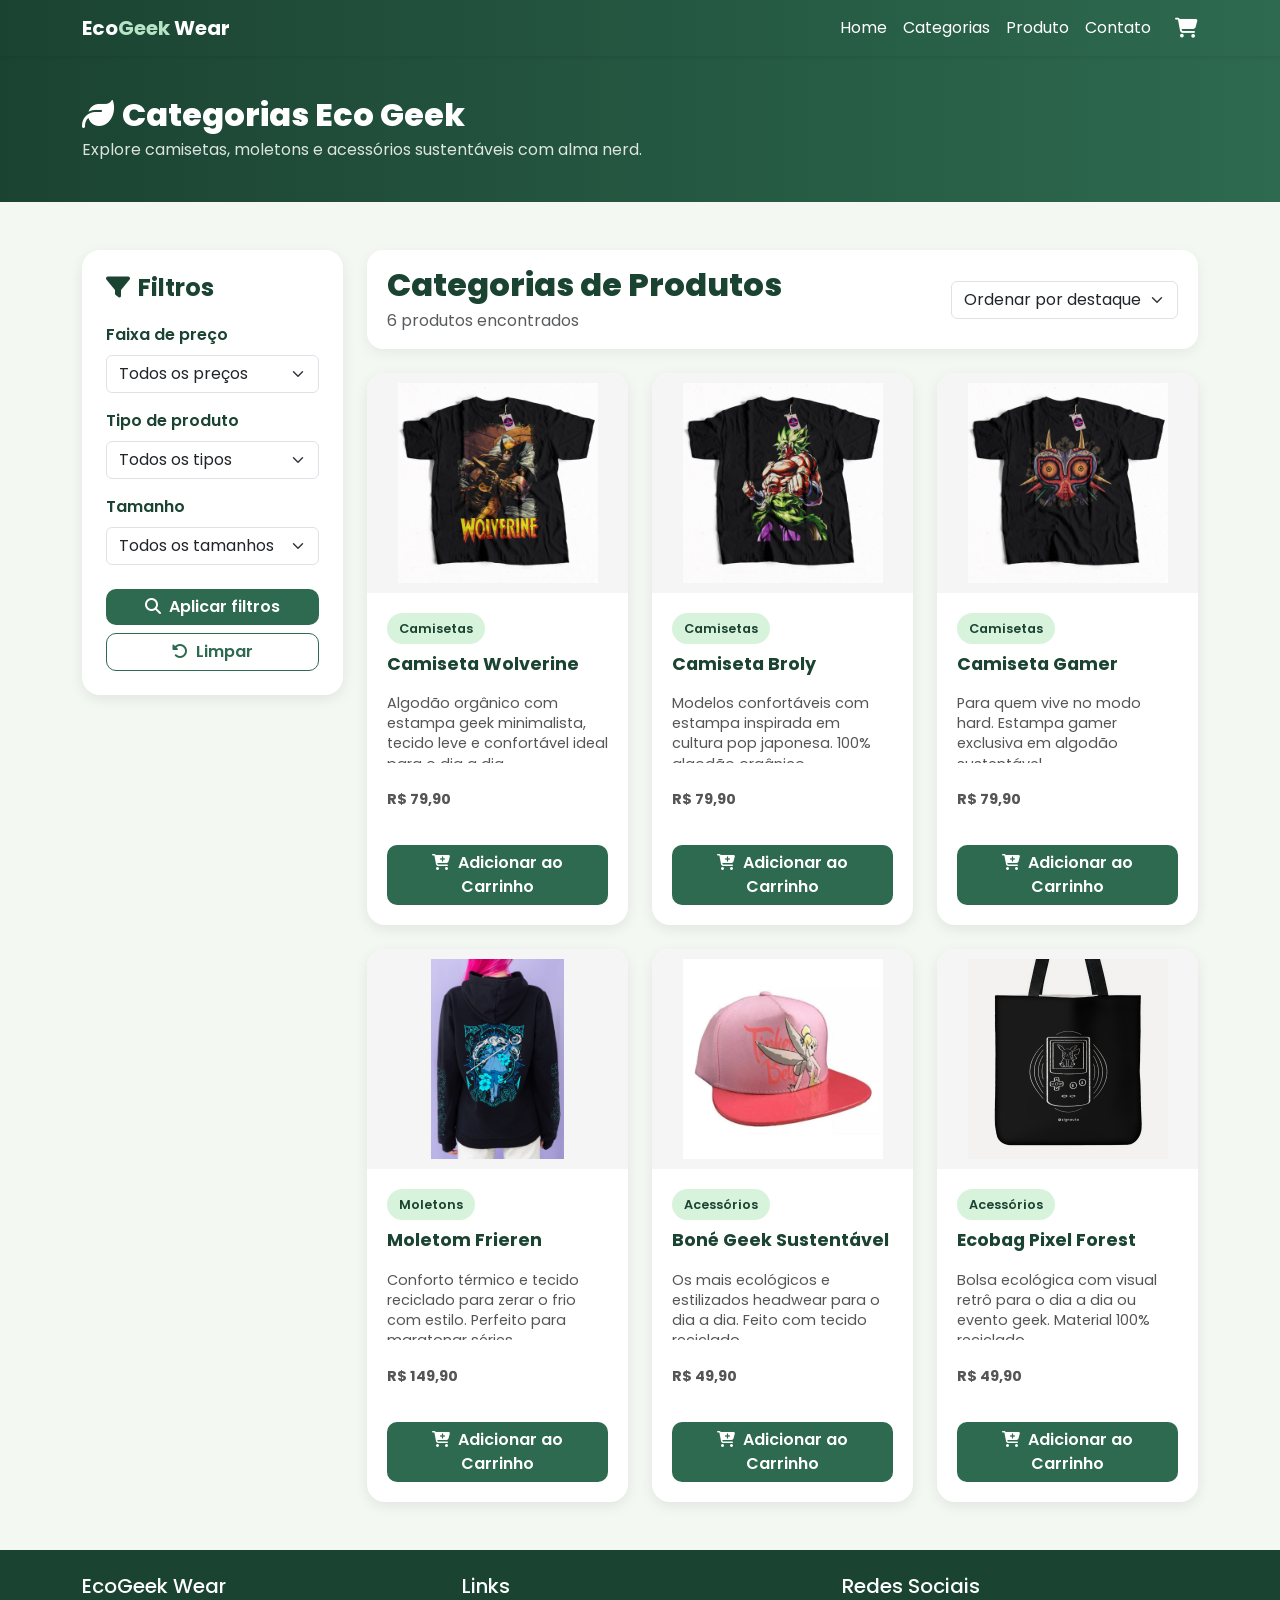
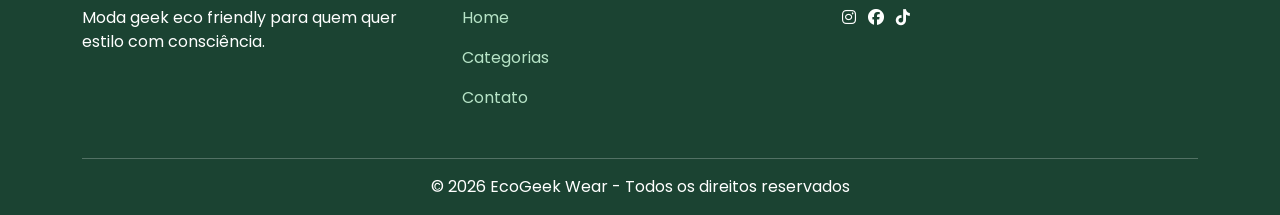
<file: pages/categorias.html>
<!DOCTYPE html>
<html lang="pt-BR">
<head>
  <meta charset="UTF-8">
  <meta name="viewport" content="width=device-width, initial-scale=1.0">
  <title>EcoGeek Wear | Categorias</title>
  <link href="https://cdn.jsdelivr.net/npm/bootstrap@5.3.3/dist/css/bootstrap.min.css" rel="stylesheet">
  <link rel="preconnect" href="https://fonts.googleapis.com">
  <link rel="preconnect" href="https://fonts.gstatic.com" crossorigin>
  <link href="https://fonts.googleapis.com/css2?family=Poppins:wght@300;400;600;700;800&display=swap" rel="stylesheet">
  <link rel="stylesheet" href="https://cdnjs.cloudflare.com/ajax/libs/font-awesome/6.5.1/css/all.min.css">
  <link rel="stylesheet" href="../css/global.css">
  <link rel="stylesheet" href="../css/categoria.css">
  <link rel="stylesheet" href="../css/carrinho.css">
</head>
<body>
  <nav class="navbar navbar-expand-lg shadow-sm">
    <div class="container">
      <a class="navbar-brand fw-bold" href="../index.html">Eco<span>Geek</span> Wear</a>
      <button class="navbar-toggler bg-light" type="button" data-bs-toggle="collapse" data-bs-target="#menuNavbar">
        <span class="navbar-toggler-icon"></span>
      </button>
      <div class="collapse navbar-collapse" id="menuNavbar">
        <ul class="navbar-nav ms-auto me-3">
          <li class="nav-item"><a class="nav-link" href="../index.html">Home</a></li>
          <li class="nav-item"><a class="nav-link active" href="categorias.html">Categorias</a></li>
          <li class="nav-item"><a class="nav-link" href="produto.html">Produto</a></li>
          <li class="nav-item"><a class="nav-link" href="contato.html">Contato</a></li>
        </ul>
        <a href="#" class="cart-icon fs-5 text-decoration-none">
          <i class="fa-solid fa-cart-shopping"></i>
        </a>
      </div>
    </div>
  </nav>

  <section class="page-banner">
    <div class="container">
      <h1><i class="fa-solid fa-leaf me-2"></i>Categorias Eco Geek</h1>
      <p class="mb-0">Explore camisetas, moletons e acessórios sustentáveis com alma nerd.</p>
    </div>
  </section>

  <section class="container py-5">
    <div class="row g-4">
      <aside class="col-lg-3">
        <div class="filters-box">
          <h4><i class="fa-solid fa-filter me-2"></i>Filtros</h4>
          <div class="mb-3">
            <label for="preco" class="form-label">Faixa de preço</label>
            <select id="preco" class="form-select">
              <option selected>Todos os preços</option>
              <option>Até R$ 50</option>
              <option>R$ 51 a R$ 100</option>
              <option>R$ 101 a R$ 150</option>
              <option>Acima de R$ 150</option>
            </select>
          </div>
          <div class="mb-3">
            <label for="tipo" class="form-label">Tipo de produto</label>
            <select id="tipo" class="form-select">
              <option selected>Todos os tipos</option>
              <option>Moletons</option>
              <option>Camisetas</option>
              <option>Acessórios</option>
            </select>
          </div>
          <div class="mb-4">
            <label for="marca" class="form-label">Tamanho</label>
            <select id="marca" class="form-select">
              <option selected>Todos os tamanhos</option>
              <option>GG</option><option>G</option><option>M</option><option>P</option>
            </select>
          </div>
          <div class="d-grid gap-2">
            <button class="btn btn-eco" id="btn-aplicar-filtros">
              <i class="fa-solid fa-magnifying-glass me-2"></i>Aplicar filtros
            </button>
            <button class="btn btn-outline-eco" id="btn-limpar-filtros">
              <i class="fa-solid fa-rotate-left me-2"></i>Limpar
            </button>
          </div>
        </div>
      </aside>

      <div class="col-lg-9">
        <div class="result-top d-flex flex-column flex-md-row justify-content-between align-items-md-center gap-2">
          <div>
            <h2 class="section-title mb-1">Categorias de Produtos</h2>
            <p class="mb-0 text-muted" id="resultado-contador">Carregando produtos...</p>
          </div>
          <div>
            <select class="form-select" id="ordenar">
              <option selected>Ordenar por destaque</option>
              <option>Menor preço</option>
              <option>Maior preço</option>
            </select>
          </div>
        </div>
        <!-- Grid renderizado dinamicamente pelo produtos.js -->
        <div class="products-grid" id="grid-produtos"></div>
      </div>
    </div>
  </section>

  <footer class="pt-4 pb-3">
    <div class="container">
      <div class="row text-center text-md-start">
        <div class="col-md-4 mb-3">
          <h5>EcoGeek Wear</h5>
          <p>Moda geek eco friendly para quem quer estilo com consciência.</p>
        </div>
        <div class="col-md-4 mb-3">
          <h5>Links</h5>
          <p><a href="../index.html">Home</a></p>
          <p><a href="categorias.html">Categorias</a></p>
          <p><a href="contato.html">Contato</a></p>
        </div>
        <div class="col-md-4 mb-3">
          <h5>Redes Sociais</h5>
          <p>
            <i class="fa-brands fa-instagram me-2"></i>
            <i class="fa-brands fa-facebook me-2"></i>
            <i class="fa-brands fa-tiktok"></i>
          </p>
        </div>
      </div>
      <hr class="border-light">
      <p class="text-center mb-0">© 2026 EcoGeek Wear - Todos os direitos reservados</p>
    </div>
  </footer>

  <script src="https://cdn.jsdelivr.net/npm/bootstrap@5.3.3/dist/js/bootstrap.bundle.min.js"></script>
  <script src="../js/carrinho.js"></script>
  <script src="../js/produtos.js"></script>
  <script src="../js/filtros.js"></script>
  <script>
    document.addEventListener('DOMContentLoaded', async () => {
      await carregarProdutos('grid-produtos', '../data/produtos.json');
      aplicarFiltros();

      document.getElementById('ordenar').addEventListener('change', function () {
        const cards = [...document.querySelectorAll('#grid-produtos .product-card')];
        const grid = document.getElementById('grid-produtos');
        cards.sort((a, b) => {
          const pa = parseFloat(a.dataset.preco);
          const pb = parseFloat(b.dataset.preco);
          if (this.value === 'Menor preço') return pa - pb;
          if (this.value === 'Maior preço') return pb - pa;
          return 0;
        });
        cards.forEach(c => grid.appendChild(c));
      });
    });
  </script>
</body>
</html>
</file>
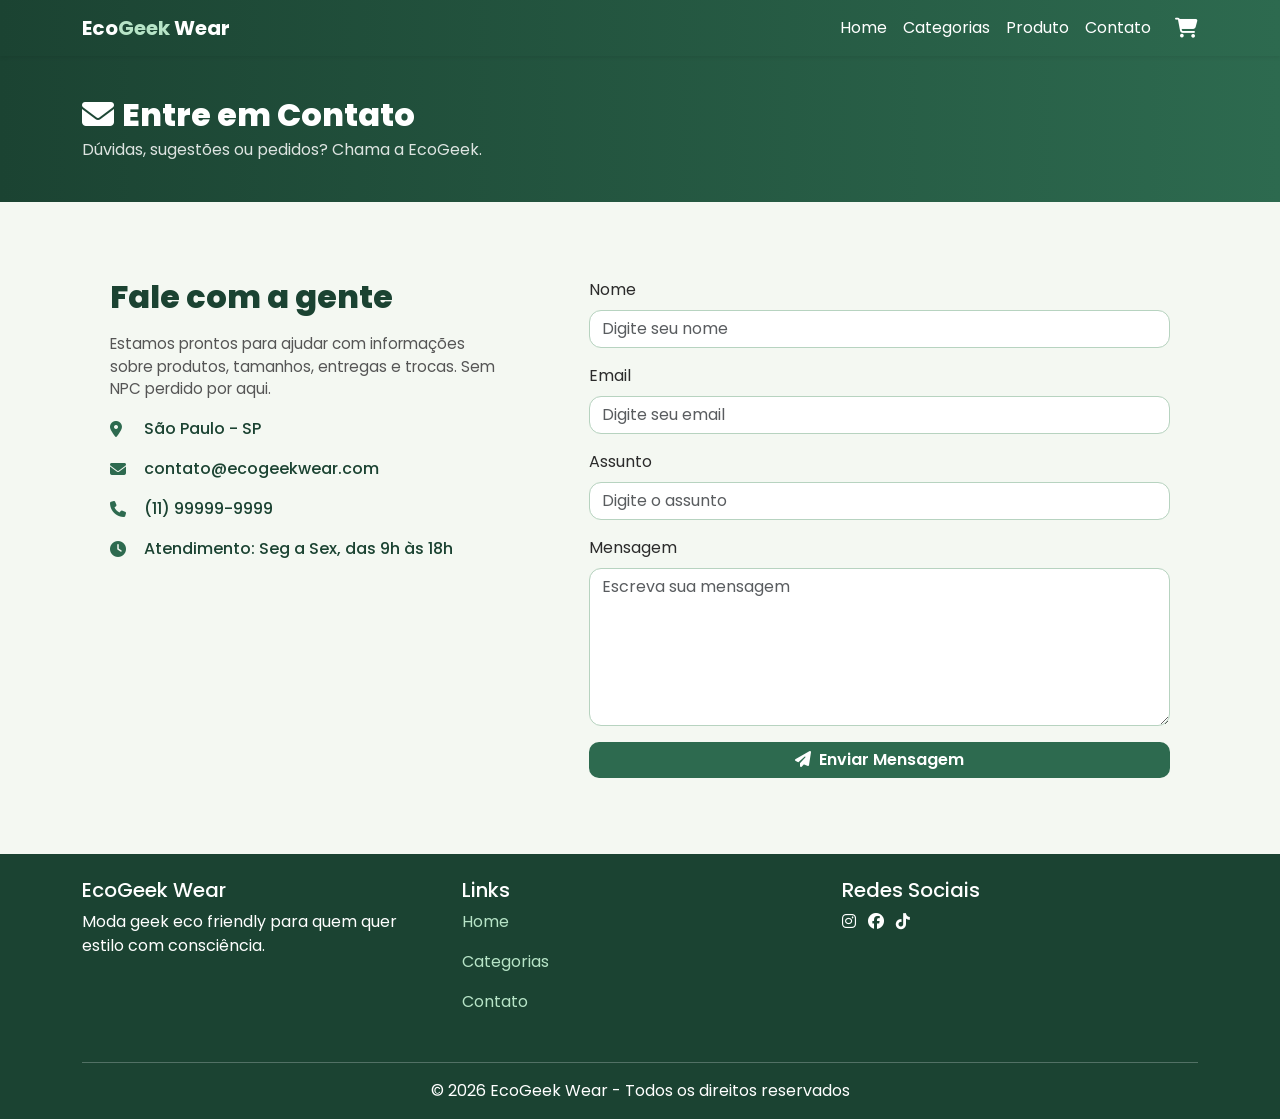
<file: pages/contato.html>
<!DOCTYPE html>
<html lang="pt-BR">
<head>
  <meta charset="UTF-8">
  <meta name="viewport" content="width=device-width, initial-scale=1.0">
  <title>EcoGeek Wear | Contato</title>

  <link href="https://cdn.jsdelivr.net/npm/bootstrap@5.3.3/dist/css/bootstrap.min.css" rel="stylesheet">
  <link rel="preconnect" href="https://fonts.googleapis.com">
  <link rel="preconnect" href="https://fonts.gstatic.com" crossorigin>
  <link href="https://fonts.googleapis.com/css2?family=Poppins:wght@300;400;600;700;800&display=swap" rel="stylesheet">
  <link rel="stylesheet" href="https://cdnjs.cloudflare.com/ajax/libs/font-awesome/6.5.1/css/all.min.css">
  <link rel="stylesheet" href="../css/carrinho.css">
  <link rel="stylesheet" href="../css/global.css">
  <link rel="stylesheet" href="../css/contato.css">
</head>
<body>

  
  <nav class="navbar navbar-expand-lg shadow-sm">
    <div class="container">
      <a class="navbar-brand fw-bold" href="../index.html">
        Eco<span>Geek</span> Wear
      </a>

      <button class="navbar-toggler bg-light" type="button" data-bs-toggle="collapse" data-bs-target="#menuNavbar">
        <span class="navbar-toggler-icon"></span>
      </button>

      <div class="collapse navbar-collapse" id="menuNavbar">
        <ul class="navbar-nav ms-auto me-3">
          <li class="nav-item"><a class="nav-link" href="../index.html">Home</a></li>
          <li class="nav-item"><a class="nav-link" href="categorias.html">Categorias</a></li>
          <li class="nav-item"><a class="nav-link" href="produto.html">Produto</a></li>
          <li class="nav-item"><a class="nav-link active" href="contato.html">Contato</a></li>
        </ul>
        <a href="#" class="cart-icon fs-5 text-decoration-none">
          <i class="fa-solid fa-cart-shopping"></i>
        </a>
      </div>
    </div>
  </nav>

  
  <section class="page-banner">
    <div class="container">
      <h1><i class="fa-solid fa-envelope me-2"></i>Entre em Contato</h1>
      <p class="mb-0">Dúvidas, sugestões ou pedidos? Chama a EcoGeek.</p>
    </div>
  </section>

  
  <section class="container py-5">
    <div class="contact-grid">
      
      <div class="contact-info-box">
        <h2 class="section-title mb-3">Fale com a gente</h2>
        <p class="product-text">
          Estamos prontos para ajudar com informações sobre produtos, tamanhos, entregas e trocas.
          Sem NPC perdido por aqui.
        </p>

        <div class="contact-item">
          <i class="fa-solid fa-location-dot"></i>
          <span>São Paulo - SP</span>
        </div>

        <div class="contact-item">
          <i class="fa-solid fa-envelope"></i>
          <span>contato@ecogeekwear.com</span>
        </div>

        <div class="contact-item">
          <i class="fa-solid fa-phone"></i>
          <span>(11) 99999-9999</span>
        </div>

        <div class="contact-item">
          <i class="fa-solid fa-clock"></i>
          <span>Atendimento: Seg a Sex, das 9h às 18h</span>
        </div>
      </div>

      <div class="contact-form-box">
        <form>
          <div class="mb-3">
            <label for="nome" class="form-label">Nome</label>
            <input type="text" class="form-control" id="nome" placeholder="Digite seu nome">
          </div>

          <div class="mb-3">
            <label for="email" class="form-label">Email</label>
            <input type="email" class="form-control" id="email" placeholder="Digite seu email">
          </div>

          <div class="mb-3">
            <label for="assunto" class="form-label">Assunto</label>
            <input type="text" class="form-control" id="assunto" placeholder="Digite o assunto">
          </div>

          <div class="mb-3">
            <label for="mensagem" class="form-label">Mensagem</label>
            <textarea class="form-control" id="mensagem" rows="6" placeholder="Escreva sua mensagem"></textarea>
          </div>

          <button type="submit" class="btn btn-eco w-100">
            <i class="fa-solid fa-paper-plane me-2"></i>Enviar Mensagem
          </button>
        </form>
      </div>

    </div>
  </section>

  
  <footer class="pt-4 pb-3">
    <div class="container">
      <div class="row text-center text-md-start">
        <div class="col-md-4 mb-3">
          <h5>EcoGeek Wear</h5>
          <p>Moda geek eco friendly para quem quer estilo com consciência.</p>
        </div>

        <div class="col-md-4 mb-3">
          <h5>Links</h5>
          <p><a href="index.html">Home</a></p>
          <p><a href="categorias.html">Categorias</a></p>
          <p><a href="contato.html">Contato</a></p>
        </div>

        <div class="col-md-4 mb-3">
          <h5>Redes Sociais</h5>
          <p>
            <i class="fa-brands fa-instagram me-2"></i>
            <i class="fa-brands fa-facebook me-2"></i>
            <i class="fa-brands fa-tiktok"></i>
          </p>
        </div>
      </div>

      <hr class="border-light">
      <p class="text-center mb-0">© 2026 EcoGeek Wear - Todos os direitos reservados</p>
    </div>
  </footer>

  <script src="https://cdn.jsdelivr.net/npm/bootstrap@5.3.3/dist/js/bootstrap.bundle.min.js"></script>
  <script src="../js/carrinho.js"></script>
</body>
</html>
</file>
<file: css/global.css>
body {
  font-family: 'Poppins', sans-serif;
  background-color: #f4f8f2;
  color: #2b2b2b;
  margin: 0;
  padding: 0;
}

.page-banner {
  background: linear-gradient(90deg, #1b4332, #2d6a4f);
  color: white;
  padding: 2.5rem 0;
}

.page-banner h1 {
  font-size: 2rem;
  font-weight: 800;
  margin-bottom: 0.25rem;
}

.page-banner p {
  opacity: 0.85;
  margin: 0;
}

.navbar {
  background: linear-gradient(90deg, #1b4332, #2d6a4f);
}

.navbar-brand,
.nav-link,
.cart-icon {
  color: #fff !important;
}

.navbar-brand span {
  color: #b7e4c7;
}


.section-title {
  font-weight: 800;
  color: #1b4332;
}

.price {
  color: #2d6a4f;
  font-weight: 700;
}

.product-text {
  font-size: 0.95rem;
  color: #555;
}


.btn-eco {
  background-color: #2d6a4f;
  color: white;
  border: none;
  border-radius: 10px;
  font-weight: 600;
}

.btn-eco:hover {
  background-color: #1b4332;
  color: white;
}

.btn-outline-eco {
  border: 1px solid #2d6a4f;
  color: #2d6a4f;
  border-radius: 10px;
  font-weight: 600;
}

.btn-outline-eco:hover {
  background-color: #2d6a4f;
  color: white;
}


footer {
  background-color: #1b4332;
  color: white;
}

footer a {
  color: #b7e4c7;
  text-decoration: none;
}

footer a:hover {
  color: white;
}


.products-grid {
  display: grid;
  grid-template-columns: repeat(3, 1fr);
  gap: 24px;
}


.product-card {
  background: white;
  border-radius: 18px;
  overflow: hidden;
  box-shadow: 0 4px 14px rgba(0,0,0,0.08);
  transition: 0.3s;

  display: flex;
  flex-direction: column;
  height: 100%;
}

.product-card:hover {
  transform: translateY(-6px);
}


.product-card img {
  width: 100%;
  height: 220px;
  object-fit: contain;
  background: #f5f5f5;
  padding: 10px;
}

.product-detail-image img {
  width: 100%;
  max-width: 420px;
  height: auto;
  border-radius: 18px;
  object-fit: contain;
}

.product-detail-grid {
  display: grid;
  grid-template-columns: 420px 1fr;
  gap: 40px;
  align-items: center;
}

.product-detail-image {
  display: flex;
  justify-content: center;
}


.product-info {
  padding: 20px;
  display: flex;
  flex-direction: column;
  gap: 10px;

  flex: 1;
}


.badge-eco {
  background: #d8f3dc;
  color: #1b4332;
  font-weight: 600;
  border-radius: 999px;
  padding: 6px 12px;
  font-size: 0.8rem;
  width: fit-content;
}


.product-title {
  font-weight: 700;
  color: #1b4332;
  font-size: 1.1rem;
}


.product-info p {
  font-size: 0.9rem;
  line-height: 1.4;
  color: #555;
  max-height: 70px;
  overflow: hidden;
}


.product-price {
  font-weight: 700;
  font-size: 1.1rem;
  color: #1b4332;
  margin-top: auto;
}


.product-info button {
  margin-top: 10px;
}


@media (max-width: 992px) {
  .products-grid {
    grid-template-columns: repeat(2, 1fr);
  }
}

@media (max-width: 576px) {
  .products-grid {
    grid-template-columns: 1fr;
  }
}
</file>
<file: css/categoria.css>
.filters-box {
  background-color: white;
  border-radius: 18px;
  padding: 24px;
  box-shadow: 0 4px 14px rgba(0,0,0,0.08);
  position: sticky;
  top: 20px;
}

.filters-box h4 {
  color: #1b4332;
  font-weight: 700;
  margin-bottom: 20px;
}

.form-label {
  font-weight: 600;
  color: #1b4332;
}

.result-top {
  background-color: white;
  border-radius: 16px;
  padding: 16px 20px;
  box-shadow: 0 4px 14px rgba(0,0,0,0.06);
  margin-bottom: 24px;
}

.page-link {
  color: #2d6a4f;
}

.page-item.active .page-link {
  background-color: #2d6a4f;
  border-color: #2d6a4f;
}
</file>
<file: css/carrinho.css>
#carrinho-overlay {
  display: none;
  position: fixed;
  inset: 0;
  background: rgba(0, 0, 0, 0.5);
  z-index: 1040;
  transition: opacity 0.3s ease;
}

#carrinho-overlay.visivel {
  display: block;
}

#carrinho-sidebar {
  position: fixed;
  top: 0;
  right: -420px;
  width: 380px;
  max-width: 95vw;
  height: 100vh;
  background: #fff;
  z-index: 1050;
  display: flex;
  flex-direction: column;
  box-shadow: -4px 0 24px rgba(0,0,0,0.15);
  transition: right 0.35s cubic-bezier(0.4, 0, 0.2, 1);
  border-radius: 12px 0 0 12px;
}

#carrinho-sidebar.aberta {
  right: 0;
}

.sidebar-header {
  display: flex;
  align-items: center;
  justify-content: space-between;
  padding: 1.2rem 1.4rem;
  border-bottom: 2px solid #e8f5e9;
  background: #f1f8e9;
}

.sidebar-header h5 {
  margin: 0;
  font-weight: 700;
  color: #2e7d32;
  font-size: 1.1rem;
}

.sidebar-fechar {
  background: none;
  border: none;
  font-size: 1.2rem;
  color: #555;
  cursor: pointer;
  padding: 4px 8px;
  border-radius: 6px;
  transition: background 0.2s;
}

.sidebar-fechar:hover {
  background: #e0e0e0;
}

.sidebar-lista {
  flex: 1;
  overflow-y: auto;
  padding: 1rem;
  display: flex;
  flex-direction: column;
  gap: 0.75rem;
}

.carrinho-vazio {
  display: flex;
  flex-direction: column;
  align-items: center;
  justify-content: center;
  height: 100%;
  color: #aaa;
  text-align: center;
  gap: 0.5rem;
}

.sidebar-item {
  display: flex;
  align-items: center;
  gap: 0.75rem;
  background: #fafafa;
  border: 1px solid #e8f5e9;
  border-radius: 10px;
  padding: 0.75rem;
  position: relative;
}

.sidebar-item-img {
  width: 64px;
  height: 64px;
  object-fit: cover;
  border-radius: 8px;
  flex-shrink: 0;
}

.sidebar-item-info {
  flex: 1;
  min-width: 0;
}

.sidebar-item-nome {
  margin: 0 0 2px;
  font-size: 0.875rem;
  font-weight: 600;
  color: #1b1b1b;
  white-space: nowrap;
  overflow: hidden;
  text-overflow: ellipsis;
}

.sidebar-item-preco {
  margin: 0 0 6px;
  font-size: 0.85rem;
  color: #2e7d32;
  font-weight: 600;
}

.sidebar-item-qty {
  display: flex;
  align-items: center;
  gap: 0.4rem;
}

.sidebar-item-qty span {
  font-size: 0.875rem;
  font-weight: 600;
  min-width: 20px;
  text-align: center;
}

.qty-btn {
  background: #e8f5e9;
  border: none;
  border-radius: 4px;
  width: 24px;
  height: 24px;
  font-size: 1rem;
  cursor: pointer;
  color: #2e7d32;
  font-weight: 700;
  transition: background 0.2s;
  line-height: 1;
}

.qty-btn:hover {
  background: #c8e6c9;
}

.sidebar-remover {
  background: none;
  border: none;
  color: #bbb;
  cursor: pointer;
  font-size: 0.9rem;
  padding: 4px;
  border-radius: 4px;
  transition: color 0.2s;
  align-self: flex-start;
}

.sidebar-remover:hover {
  color: #e53935;
}

.sidebar-footer {
  padding: 1.2rem 1.4rem;
  border-top: 2px solid #e8f5e9;
  background: #fafafa;
}

.sidebar-total-row {
  display: flex;
  justify-content: space-between;
  align-items: center;
  font-size: 1.1rem;
}

.sidebar-total-row strong {
  color: #2e7d32;
  font-size: 1.25rem;
}

.cart-badge {
  position: absolute;
  top: -8px;
  right: -10px;
  background: #e53935;
  color: white;
  font-size: 0.65rem;
  font-weight: 700;
  border-radius: 50%;
  width: 18px;
  height: 18px;
  display: flex;
  align-items: center;
  justify-content: center;
  line-height: 2;
  
}

#toast-container {
  position: fixed;
  bottom: 24px;
  left: 50%;
  transform: translateX(-50%);
  z-index: 9999;
  display: flex;
  flex-direction: column;
  gap: 8px;
  pointer-events: none;
}

.eco-toast {
  background: #2e7d32;
  color: white;
  padding: 0.75rem 1.4rem;
  border-radius: 50px;
  font-size: 0.9rem;
  font-weight: 500;
  box-shadow: 0 4px 16px rgba(0,0,0,0.2);
  opacity: 0;
  transform: translateY(12px);
  transition: opacity 0.3s ease, transform 0.3s ease;
  white-space: nowrap;
}

.eco-toast.visivel {
  opacity: 1;
  transform: translateY(0);
}

@keyframes fadeIn {
  from { opacity: 0; transform: translateY(8px); }
  to   { opacity: 1; transform: translateY(0); }
}
</file>
<file: css/contato.css>
.contact-grid {
  display: grid;
  grid-template-columns: 1fr 1.4fr;
  gap: 24px;
}

.contact-info-box,
.contact-form-box {
  padding: 28px;
}

.contact-item {
  display: flex;
  align-items: center;
  gap: 12px;
  margin-bottom: 16px;
  color: #1b4332;
  font-weight: 500;
}

.contact-item i {
  width: 22px;
  color: #2d6a4f;
}

.form-control,
.form-select {
  border-radius: 12px;
  border: 1px solid #b7d3c0;
}

.form-control:focus,
.form-select:focus {
  border-color: #2d6a4f;
  box-shadow: 0 0 0 0.2rem rgba(45, 106, 79, 0.2);
}
</file>
